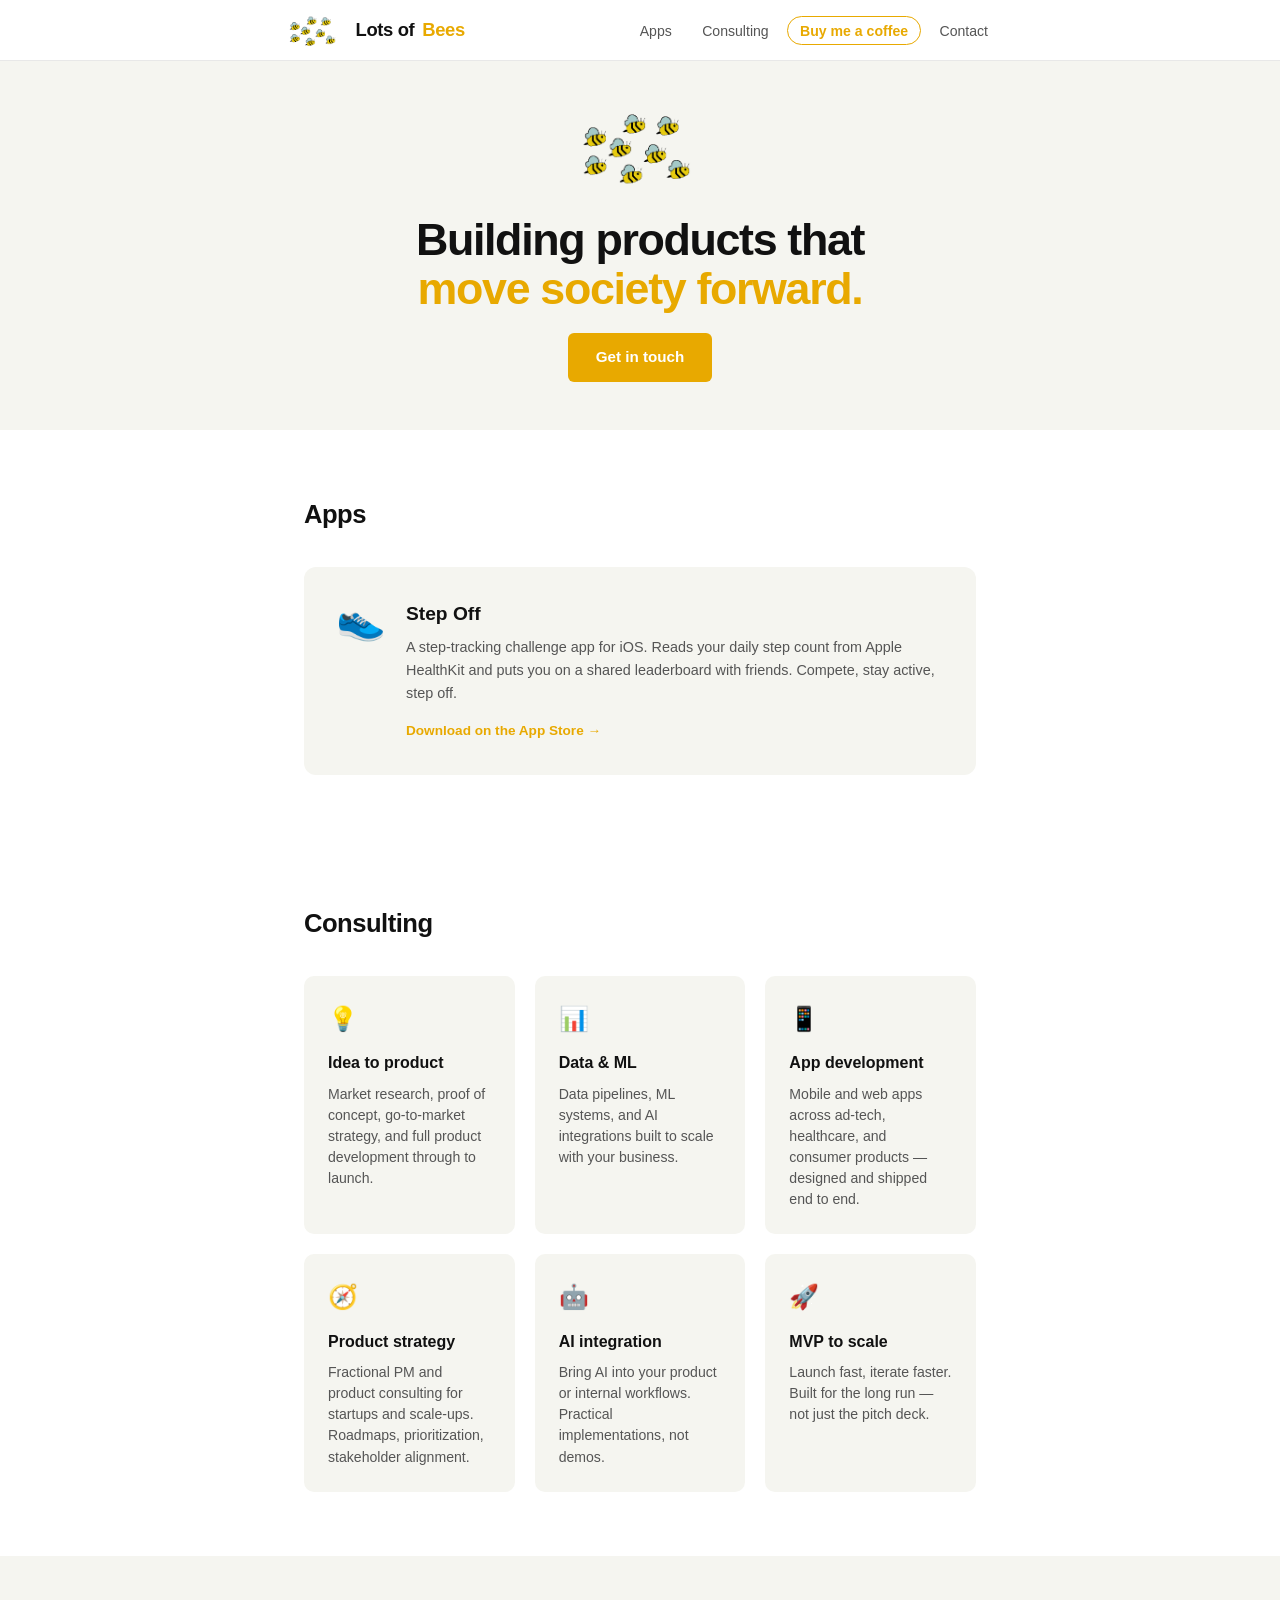
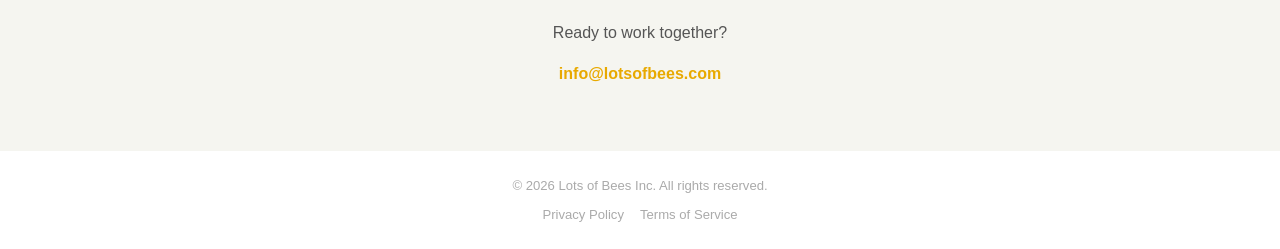
<file: index.html>
<!DOCTYPE html>
<html lang="en">
<head>
  <meta charset="UTF-8">
  <meta name="viewport" content="width=device-width, initial-scale=1.0">
  <title>Lots of Bees — Product, Data & Engineering</title>
  <meta name="description" content="Independent consulting and software products. Specializing in data, AI, and fullstack engineering.">
  <link rel="stylesheet" href="style.css?v=7">
  <link rel="icon" href="data:image/svg+xml,<svg xmlns='http://www.w3.org/2000/svg' viewBox='0 0 100 100'><text y='.9em' font-size='90'>🐝</text></svg>">
</head>
<body>

<nav>
  <div class="nav-inner">
    <a href="index.html" class="nav-logo"><img src="logo.png" alt="Lots of Bees">Lots of <span>Bees</span></a>
    <ul class="nav-links">
      <li><a href="#apps">Apps</a></li>
      <li><a href="#consulting">Consulting</a></li>
      <li><a href="support.html" class="nav-cta">Buy me a coffee</a></li>
      <li><a href="mailto:info@lotsofbees.com">Contact</a></li>
    </ul>
  </div>
</nav>

<div class="hero">
  <img src="logo.png" alt="Lots of Bees logo" class="hero-logo">
  <h1>Building products that<br><span>move society forward.</span></h1>
  <a href="mailto:info@lotsofbees.com" class="btn">Get in touch</a>
</div>

<section id="apps" class="apps-section">
  <h2>Apps</h2>
  <div class="app-card">
    <div class="app-info">
      <div class="app-icon">👟</div>
      <div>
        <h3>Step Off</h3>
        <p>A step-tracking challenge app for iOS. Reads your daily step count from Apple HealthKit and puts you on a shared leaderboard with friends. Compete, stay active, step off.</p>
        <a href="https://apps.apple.com" class="app-badge" target="_blank" rel="noopener">Download on the App Store →</a>
      </div>
    </div>
  </div>
</section>

<section id="consulting">
  <h2>Consulting</h2>
  <div class="services-grid">
    <div class="service-card">
      <div class="icon">💡</div>
      <h3>Idea to product</h3>
      <p>Market research, proof of concept, go-to-market strategy, and full product development through to launch.</p>
    </div>
    <div class="service-card">
      <div class="icon">📊</div>
      <h3>Data & ML</h3>
      <p>Data pipelines, ML systems, and AI integrations built to scale with your business.</p>
    </div>
    <div class="service-card">
      <div class="icon">📱</div>
      <h3>App development</h3>
      <p>Mobile and web apps across ad-tech, healthcare, and consumer products — designed and shipped end to end.</p>
    </div>
    <div class="service-card">
      <div class="icon">🧭</div>
      <h3>Product strategy</h3>
      <p>Fractional PM and product consulting for startups and scale-ups. Roadmaps, prioritization, stakeholder alignment.</p>
    </div>
    <div class="service-card">
      <div class="icon">🤖</div>
      <h3>AI integration</h3>
      <p>Bring AI into your product or internal workflows. Practical implementations, not demos.</p>
    </div>
    <div class="service-card">
      <div class="icon">🚀</div>
      <h3>MVP to scale</h3>
      <p>Launch fast, iterate faster. Built for the long run — not just the pitch deck.</p>
    </div>
  </div>
</section>

<div class="contact-section">
  <p>Ready to work together?</p>
  <a href="mailto:info@lotsofbees.com">info@lotsofbees.com</a>
</div>

<footer>
  <div>© 2026 Lots of Bees Inc. All rights reserved.</div>
  <nav>
    <a href="privacy-policy.html">Privacy Policy</a>
    <a href="terms.html">Terms of Service</a>
  </nav>
</footer>

</body>
</html>
</file>
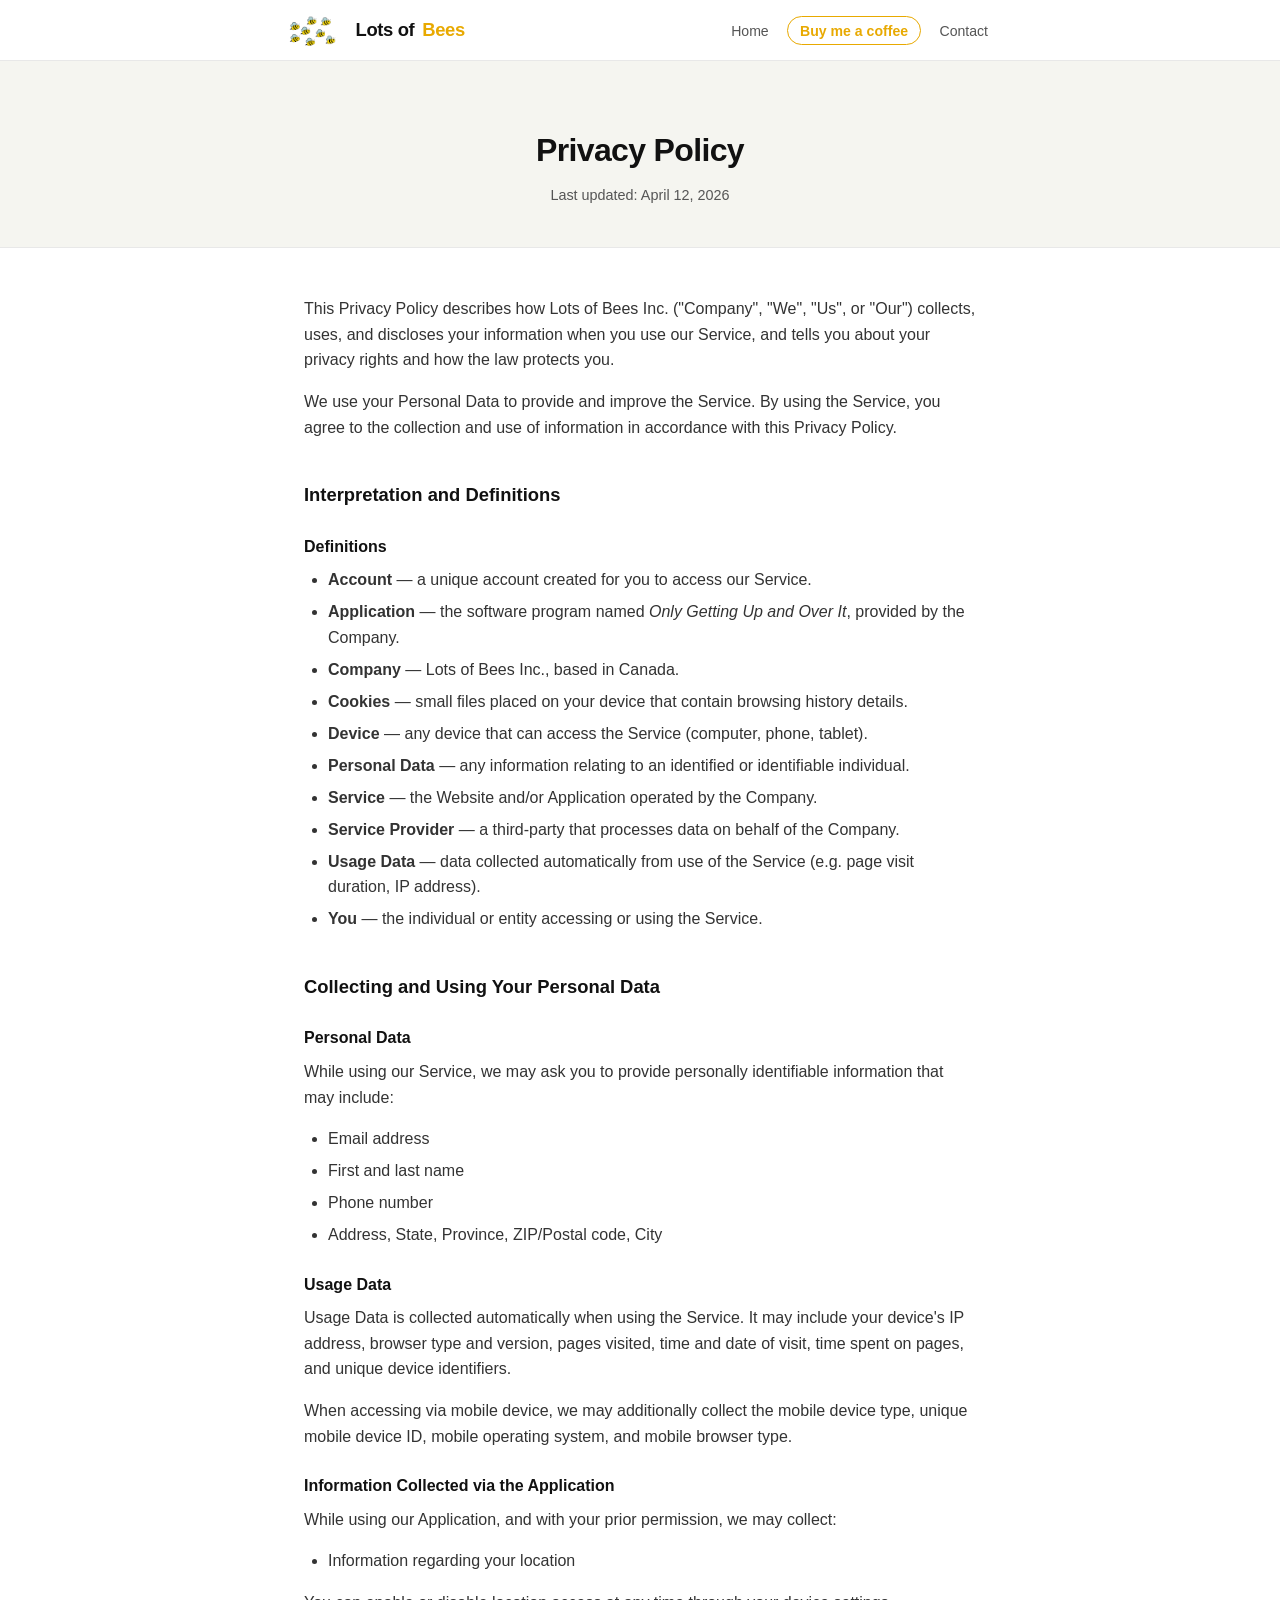
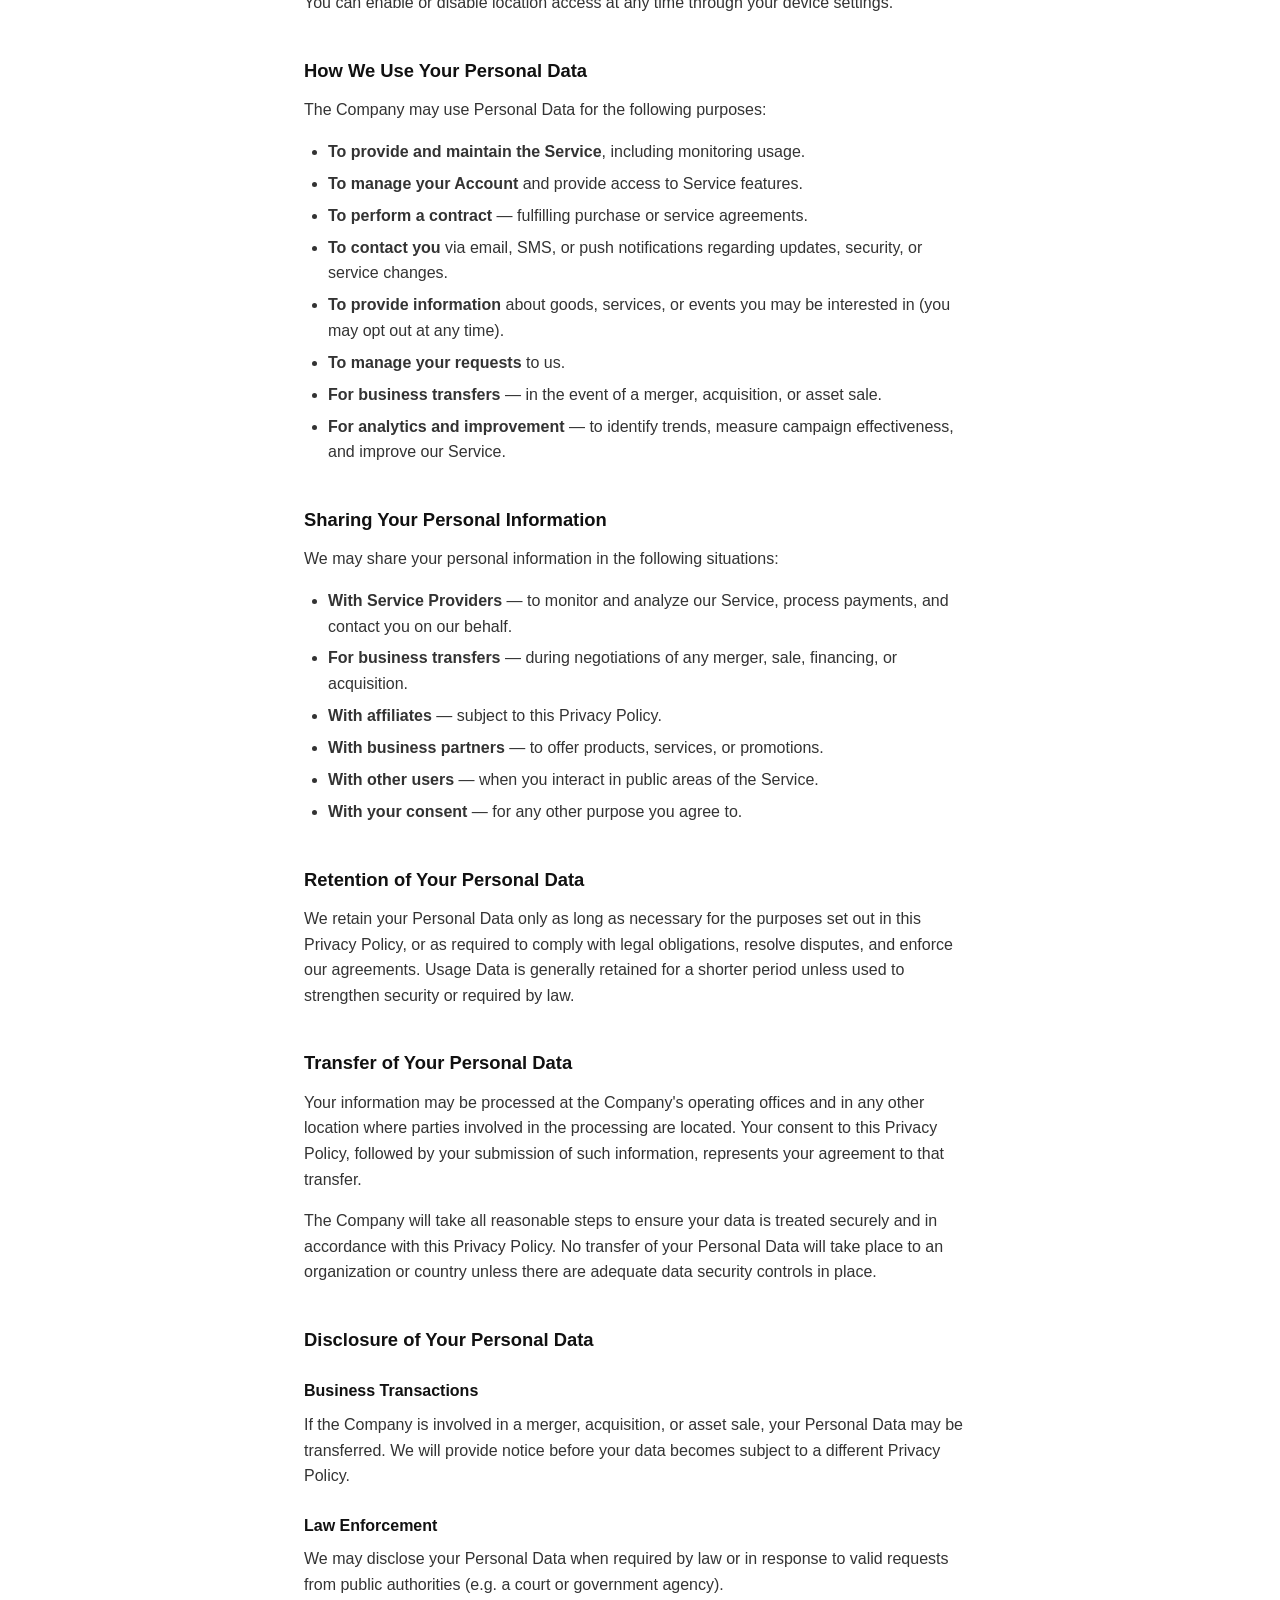
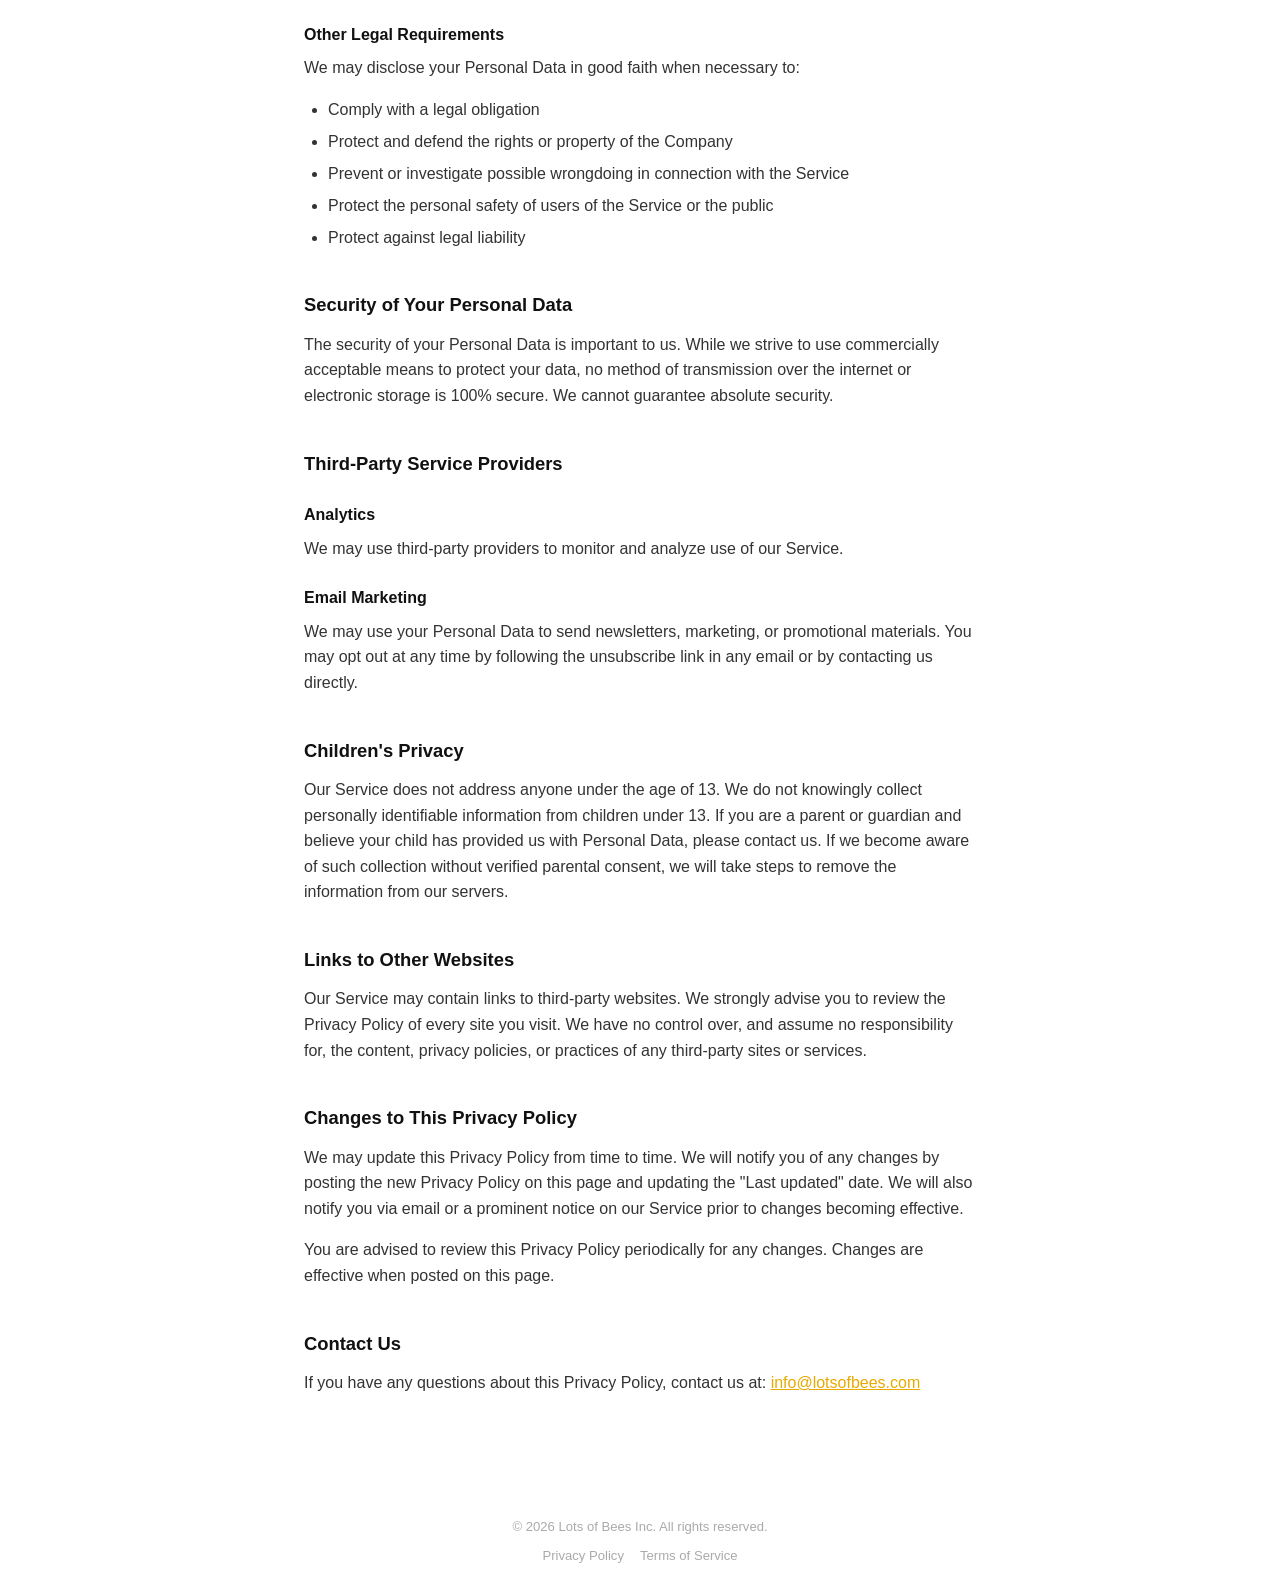
<file: privacy-policy.html>
<!DOCTYPE html>
<html lang="en">
<head>
  <meta charset="UTF-8">
  <meta name="viewport" content="width=device-width, initial-scale=1.0">
  <title>Privacy Policy — Lots of Bees</title>
  <link rel="stylesheet" href="style.css?v=7">
  <link rel="icon" href="data:image/svg+xml,<svg xmlns='http://www.w3.org/2000/svg' viewBox='0 0 100 100'><text y='.9em' font-size='90'>🐝</text></svg>">
</head>
<body>

<nav>
  <div class="nav-inner">
    <a href="index.html" class="nav-logo"><img src="logo.png" alt="Lots of Bees">Lots of <span>Bees</span></a>
    <ul class="nav-links">
      <li><a href="index.html">Home</a></li>
      <li><a href="support.html" class="nav-cta">Buy me a coffee</a></li>
      <li><a href="mailto:info@lotsofbees.com">Contact</a></li>
    </ul>
  </div>
</nav>

<div class="legal-hero">
  <h1>Privacy Policy</h1>
  <p class="meta">Last updated: April 12, 2026</p>
</div>

<div class="legal-body">

  <p>This Privacy Policy describes how Lots of Bees Inc. ("Company", "We", "Us", or "Our") collects, uses, and discloses your information when you use our Service, and tells you about your privacy rights and how the law protects you.</p>
  <p>We use your Personal Data to provide and improve the Service. By using the Service, you agree to the collection and use of information in accordance with this Privacy Policy.</p>

  <h2>Interpretation and Definitions</h2>

  <h3>Definitions</h3>
  <ul>
    <li><strong>Account</strong> — a unique account created for you to access our Service.</li>
    <li><strong>Application</strong> — the software program named <em>Only Getting Up and Over It</em>, provided by the Company.</li>
    <li><strong>Company</strong> — Lots of Bees Inc., based in Canada.</li>
    <li><strong>Cookies</strong> — small files placed on your device that contain browsing history details.</li>
    <li><strong>Device</strong> — any device that can access the Service (computer, phone, tablet).</li>
    <li><strong>Personal Data</strong> — any information relating to an identified or identifiable individual.</li>
    <li><strong>Service</strong> — the Website and/or Application operated by the Company.</li>
    <li><strong>Service Provider</strong> — a third-party that processes data on behalf of the Company.</li>
    <li><strong>Usage Data</strong> — data collected automatically from use of the Service (e.g. page visit duration, IP address).</li>
    <li><strong>You</strong> — the individual or entity accessing or using the Service.</li>
  </ul>

  <h2>Collecting and Using Your Personal Data</h2>

  <h3>Personal Data</h3>
  <p>While using our Service, we may ask you to provide personally identifiable information that may include:</p>
  <ul>
    <li>Email address</li>
    <li>First and last name</li>
    <li>Phone number</li>
    <li>Address, State, Province, ZIP/Postal code, City</li>
  </ul>

  <h3>Usage Data</h3>
  <p>Usage Data is collected automatically when using the Service. It may include your device's IP address, browser type and version, pages visited, time and date of visit, time spent on pages, and unique device identifiers.</p>
  <p>When accessing via mobile device, we may additionally collect the mobile device type, unique mobile device ID, mobile operating system, and mobile browser type.</p>

  <h3>Information Collected via the Application</h3>
  <p>While using our Application, and with your prior permission, we may collect:</p>
  <ul>
    <li>Information regarding your location</li>
  </ul>
  <p>You can enable or disable location access at any time through your device settings.</p>

  <h2>How We Use Your Personal Data</h2>
  <p>The Company may use Personal Data for the following purposes:</p>
  <ul>
    <li><strong>To provide and maintain the Service</strong>, including monitoring usage.</li>
    <li><strong>To manage your Account</strong> and provide access to Service features.</li>
    <li><strong>To perform a contract</strong> — fulfilling purchase or service agreements.</li>
    <li><strong>To contact you</strong> via email, SMS, or push notifications regarding updates, security, or service changes.</li>
    <li><strong>To provide information</strong> about goods, services, or events you may be interested in (you may opt out at any time).</li>
    <li><strong>To manage your requests</strong> to us.</li>
    <li><strong>For business transfers</strong> — in the event of a merger, acquisition, or asset sale.</li>
    <li><strong>For analytics and improvement</strong> — to identify trends, measure campaign effectiveness, and improve our Service.</li>
  </ul>

  <h2>Sharing Your Personal Information</h2>
  <p>We may share your personal information in the following situations:</p>
  <ul>
    <li><strong>With Service Providers</strong> — to monitor and analyze our Service, process payments, and contact you on our behalf.</li>
    <li><strong>For business transfers</strong> — during negotiations of any merger, sale, financing, or acquisition.</li>
    <li><strong>With affiliates</strong> — subject to this Privacy Policy.</li>
    <li><strong>With business partners</strong> — to offer products, services, or promotions.</li>
    <li><strong>With other users</strong> — when you interact in public areas of the Service.</li>
    <li><strong>With your consent</strong> — for any other purpose you agree to.</li>
  </ul>

  <h2>Retention of Your Personal Data</h2>
  <p>We retain your Personal Data only as long as necessary for the purposes set out in this Privacy Policy, or as required to comply with legal obligations, resolve disputes, and enforce our agreements. Usage Data is generally retained for a shorter period unless used to strengthen security or required by law.</p>

  <h2>Transfer of Your Personal Data</h2>
  <p>Your information may be processed at the Company's operating offices and in any other location where parties involved in the processing are located. Your consent to this Privacy Policy, followed by your submission of such information, represents your agreement to that transfer.</p>
  <p>The Company will take all reasonable steps to ensure your data is treated securely and in accordance with this Privacy Policy. No transfer of your Personal Data will take place to an organization or country unless there are adequate data security controls in place.</p>

  <h2>Disclosure of Your Personal Data</h2>

  <h3>Business Transactions</h3>
  <p>If the Company is involved in a merger, acquisition, or asset sale, your Personal Data may be transferred. We will provide notice before your data becomes subject to a different Privacy Policy.</p>

  <h3>Law Enforcement</h3>
  <p>We may disclose your Personal Data when required by law or in response to valid requests from public authorities (e.g. a court or government agency).</p>

  <h3>Other Legal Requirements</h3>
  <p>We may disclose your Personal Data in good faith when necessary to:</p>
  <ul>
    <li>Comply with a legal obligation</li>
    <li>Protect and defend the rights or property of the Company</li>
    <li>Prevent or investigate possible wrongdoing in connection with the Service</li>
    <li>Protect the personal safety of users of the Service or the public</li>
    <li>Protect against legal liability</li>
  </ul>

  <h2>Security of Your Personal Data</h2>
  <p>The security of your Personal Data is important to us. While we strive to use commercially acceptable means to protect your data, no method of transmission over the internet or electronic storage is 100% secure. We cannot guarantee absolute security.</p>

  <h2>Third-Party Service Providers</h2>

  <h3>Analytics</h3>
  <p>We may use third-party providers to monitor and analyze use of our Service.</p>

  <h3>Email Marketing</h3>
  <p>We may use your Personal Data to send newsletters, marketing, or promotional materials. You may opt out at any time by following the unsubscribe link in any email or by contacting us directly.</p>

  <h2>Children's Privacy</h2>
  <p>Our Service does not address anyone under the age of 13. We do not knowingly collect personally identifiable information from children under 13. If you are a parent or guardian and believe your child has provided us with Personal Data, please contact us. If we become aware of such collection without verified parental consent, we will take steps to remove the information from our servers.</p>

  <h2>Links to Other Websites</h2>
  <p>Our Service may contain links to third-party websites. We strongly advise you to review the Privacy Policy of every site you visit. We have no control over, and assume no responsibility for, the content, privacy policies, or practices of any third-party sites or services.</p>

  <h2>Changes to This Privacy Policy</h2>
  <p>We may update this Privacy Policy from time to time. We will notify you of any changes by posting the new Privacy Policy on this page and updating the "Last updated" date. We will also notify you via email or a prominent notice on our Service prior to changes becoming effective.</p>
  <p>You are advised to review this Privacy Policy periodically for any changes. Changes are effective when posted on this page.</p>

  <h2>Contact Us</h2>
  <p>If you have any questions about this Privacy Policy, contact us at: <a href="mailto:info@lotsofbees.com">info@lotsofbees.com</a></p>

</div>

<footer>
  <div>© 2026 Lots of Bees Inc. All rights reserved.</div>
  <nav>
    <a href="privacy-policy.html">Privacy Policy</a>
    <a href="terms.html">Terms of Service</a>
  </nav>
</footer>

</body>
</html>
</file>
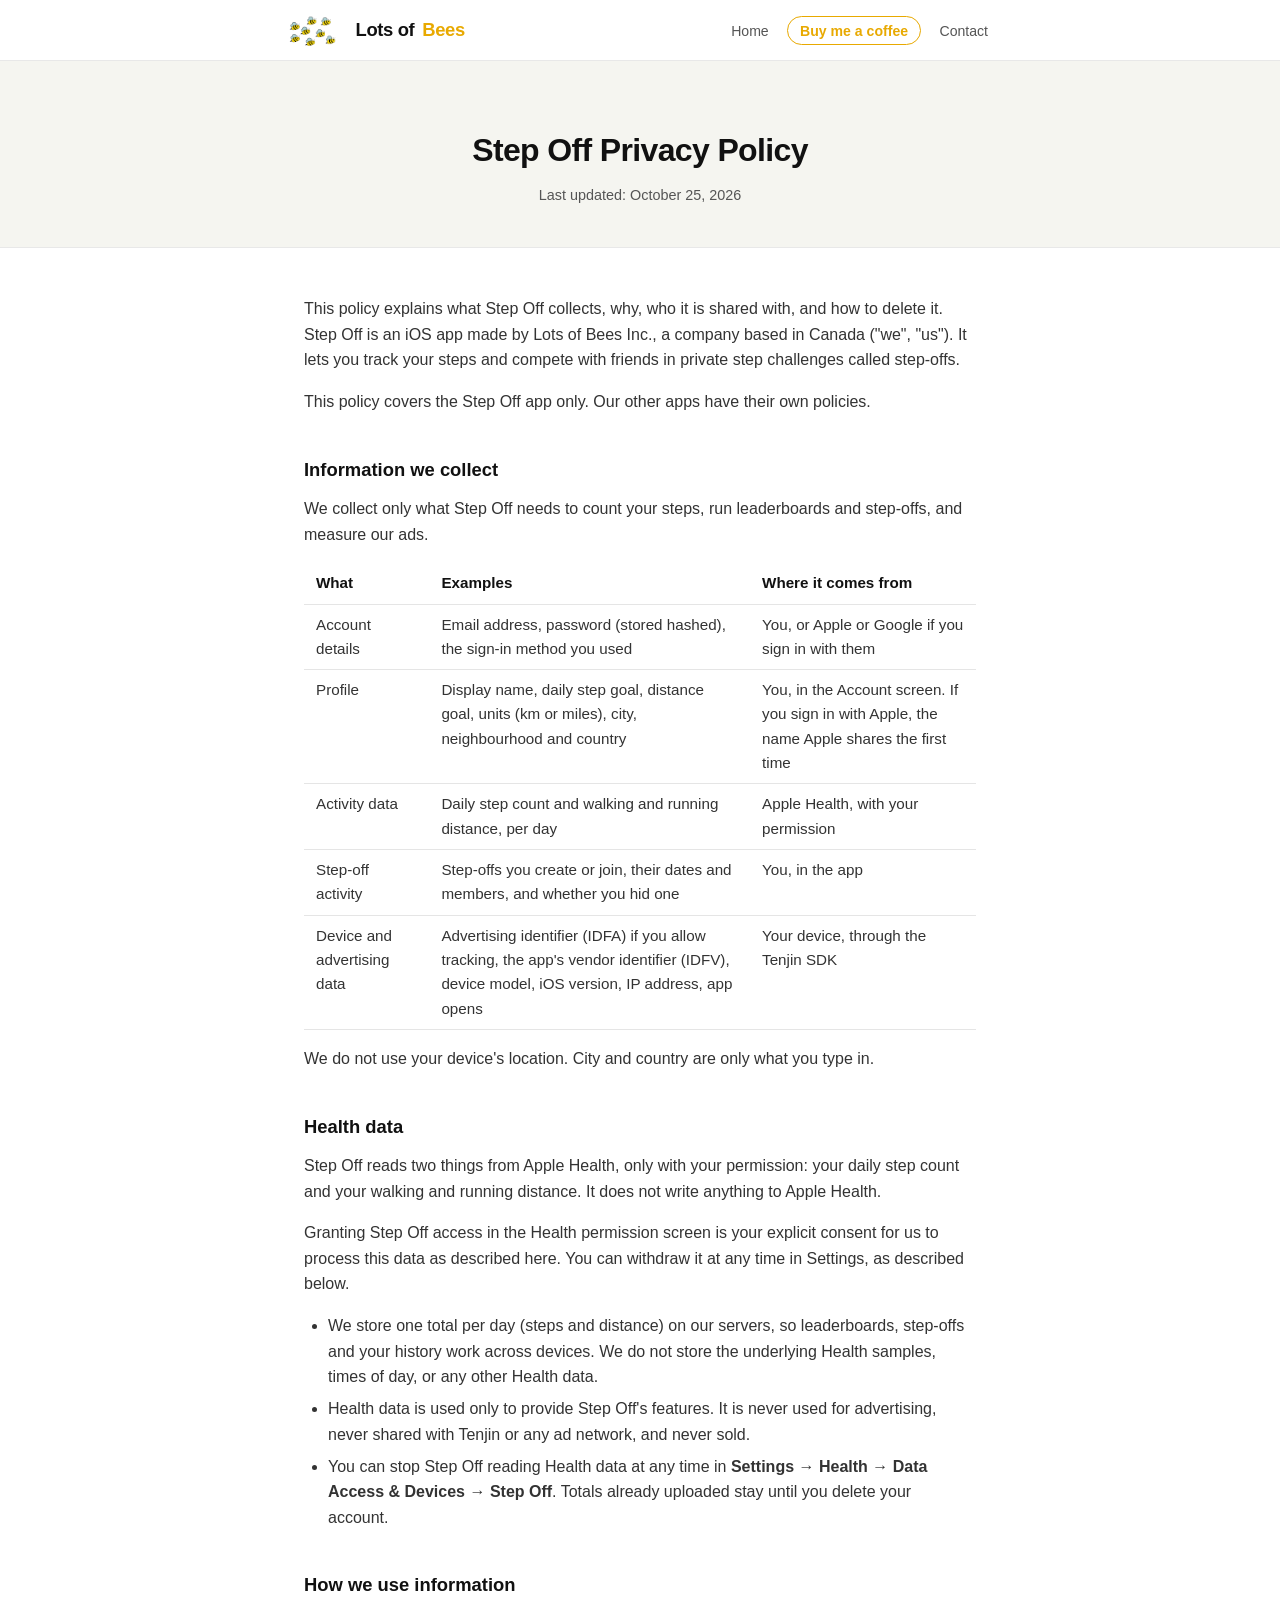
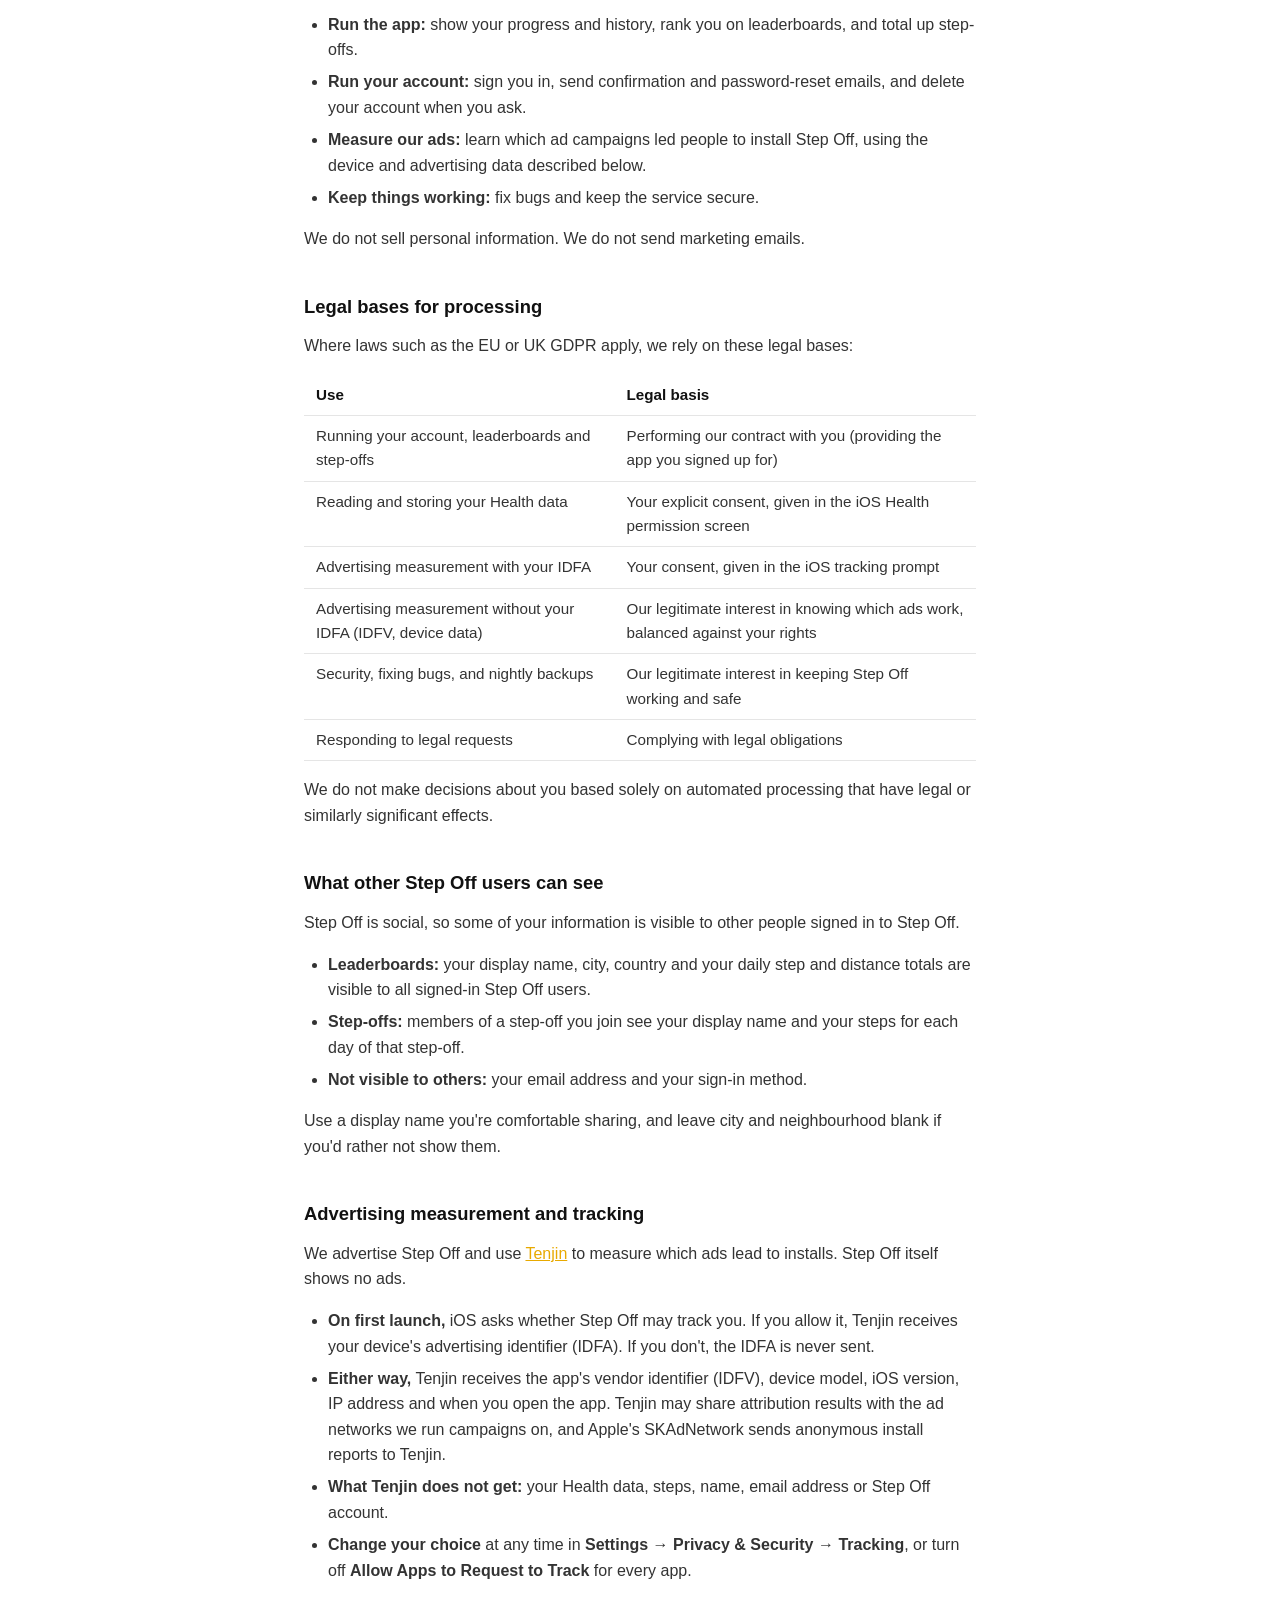
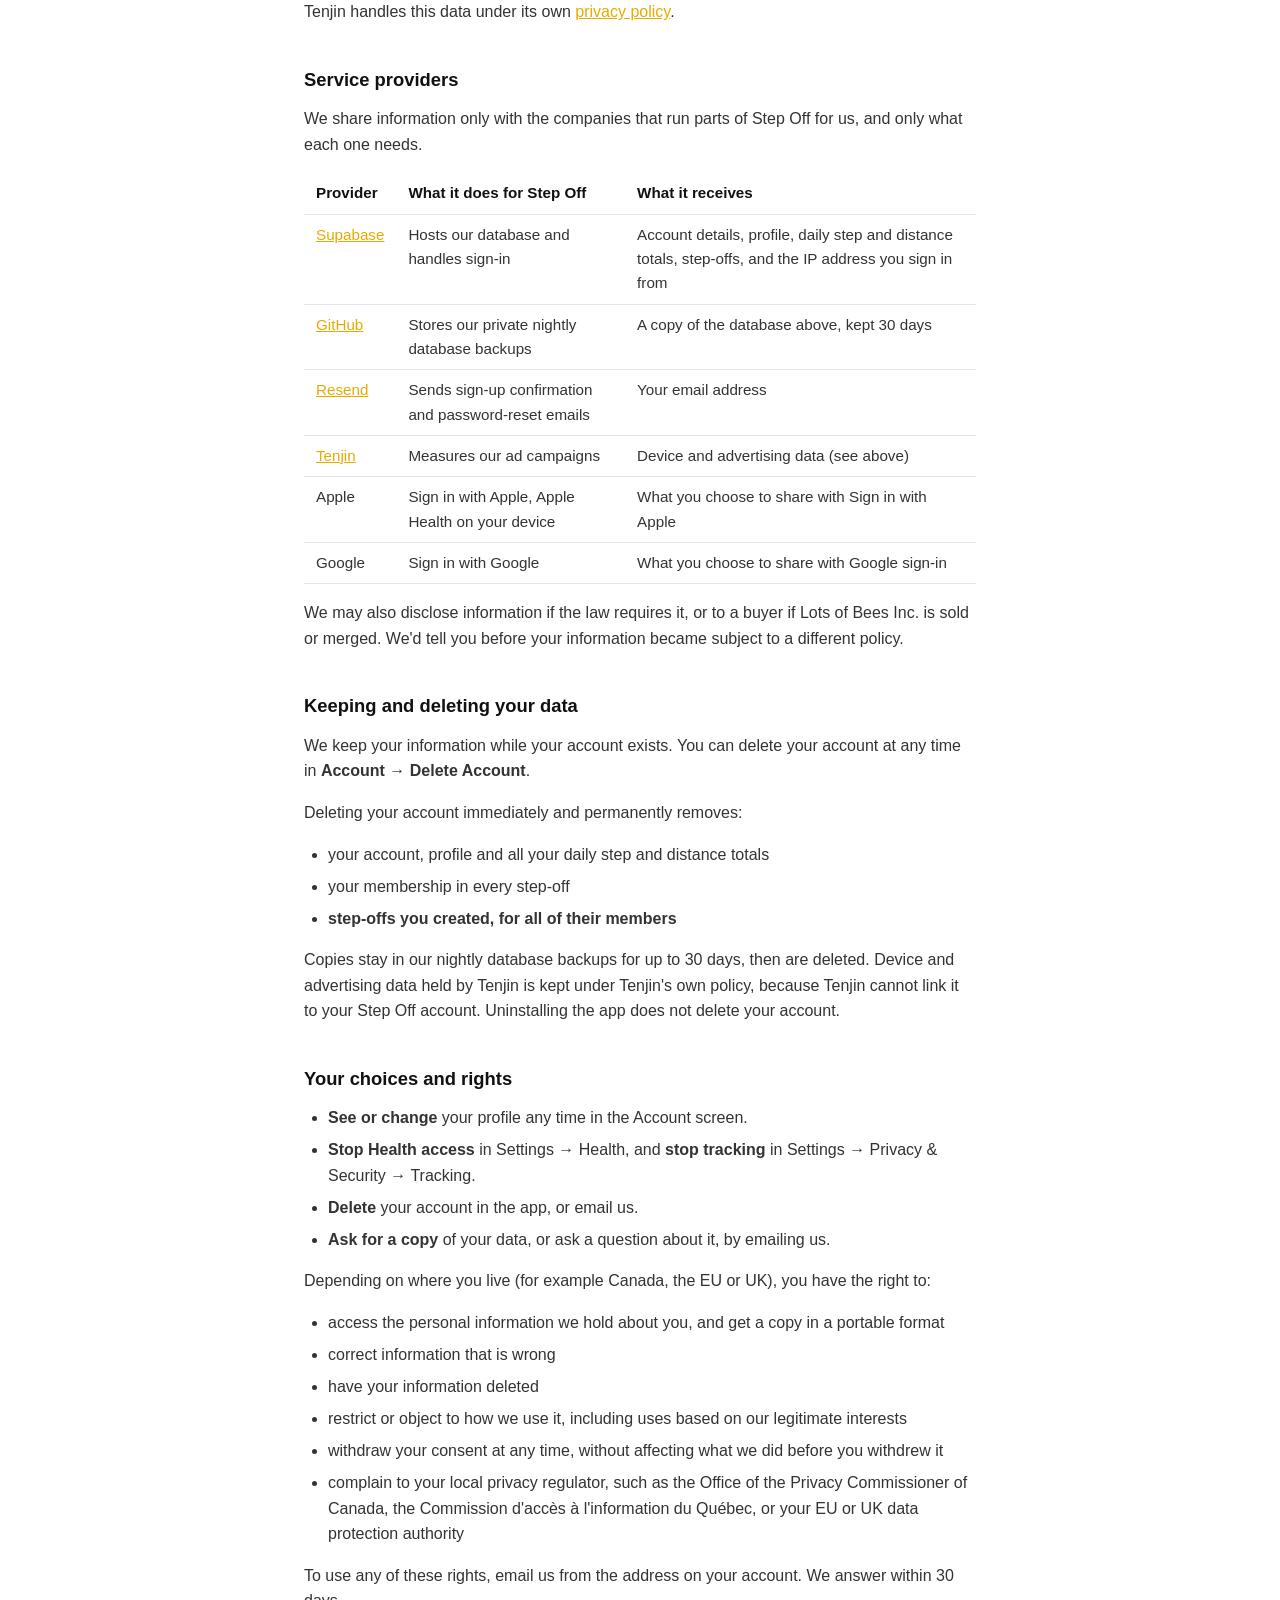
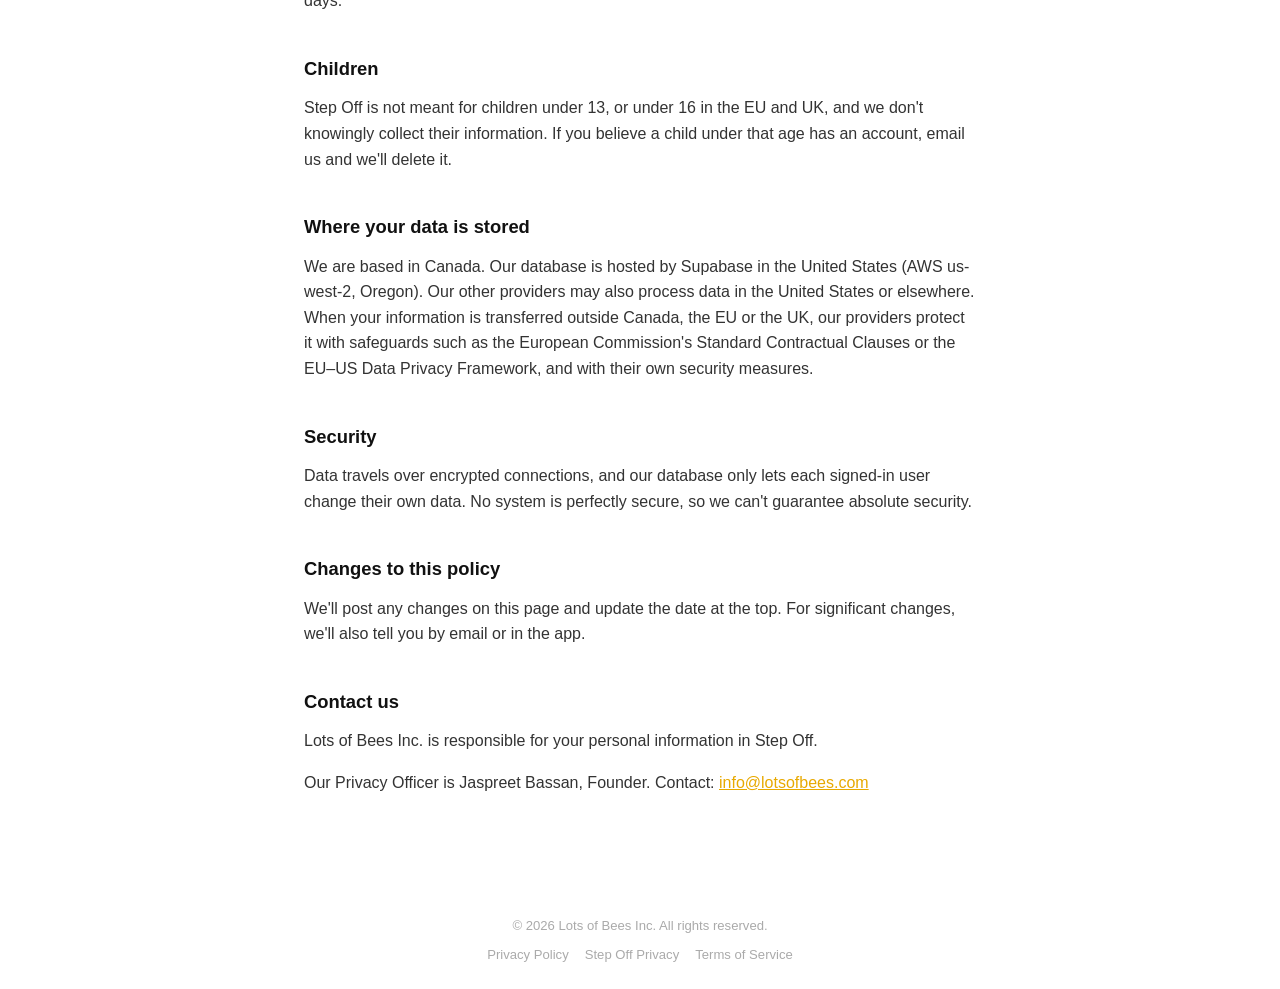
<file: step-off-privacy.html>
<!DOCTYPE html>
<html lang="en">
<head>
  <meta charset="UTF-8">
  <meta name="viewport" content="width=device-width, initial-scale=1.0">
  <title>Step Off Privacy Policy — Lots of Bees</title>
  <link rel="stylesheet" href="style.css?v=8">
  <link rel="icon" href="data:image/svg+xml,<svg xmlns='http://www.w3.org/2000/svg' viewBox='0 0 100 100'><text y='.9em' font-size='90'>🐝</text></svg>">
</head>
<body>

<nav>
  <div class="nav-inner">
    <a href="index.html" class="nav-logo"><img src="logo.png" alt="Lots of Bees">Lots of <span>Bees</span></a>
    <ul class="nav-links">
      <li><a href="index.html">Home</a></li>
      <li><a href="support.html" class="nav-cta">Buy me a coffee</a></li>
      <li><a href="mailto:info@lotsofbees.com">Contact</a></li>
    </ul>
  </div>
</nav>

<div class="legal-hero">
  <h1>Step Off Privacy Policy</h1>
  <p class="meta">Last updated: October 25, 2026</p>
</div>

<div class="legal-body">

  <p>This policy explains what Step Off collects, why, who it is shared with, and how to delete it. Step Off is an iOS app made by Lots of Bees Inc., a company based in Canada ("we", "us"). It lets you track your steps and compete with friends in private step challenges called step-offs.</p>
  <p>This policy covers the Step Off app only. Our other apps have their own policies.</p>

  <h2>Information we collect</h2>
  <p>We collect only what Step Off needs to count your steps, run leaderboards and step-offs, and measure our ads.</p>
  <div class="table-wrap">
  <table>
    <thead><tr><th>What</th><th>Examples</th><th>Where it comes from</th></tr></thead>
    <tbody>
      <tr><td>Account details</td><td>Email address, password (stored hashed), the sign-in method you used</td><td>You, or Apple or Google if you sign in with them</td></tr>
      <tr><td>Profile</td><td>Display name, daily step goal, distance goal, units (km or miles), city, neighbourhood and country</td><td>You, in the Account screen. If you sign in with Apple, the name Apple shares the first time</td></tr>
      <tr><td>Activity data</td><td>Daily step count and walking and running distance, per day</td><td>Apple Health, with your permission</td></tr>
      <tr><td>Step-off activity</td><td>Step-offs you create or join, their dates and members, and whether you hid one</td><td>You, in the app</td></tr>
      <tr><td>Device and advertising data</td><td>Advertising identifier (IDFA) if you allow tracking, the app's vendor identifier (IDFV), device model, iOS version, IP address, app opens</td><td>Your device, through the Tenjin SDK</td></tr>
    </tbody>
  </table>
  </div>
  <p>We do not use your device's location. City and country are only what you type in.</p>

  <h2>Health data</h2>
  <p>Step Off reads two things from Apple Health, only with your permission: your daily step count and your walking and running distance. It does not write anything to Apple Health.</p>
  <p>Granting Step Off access in the Health permission screen is your explicit consent for us to process this data as described here. You can withdraw it at any time in Settings, as described below.</p>
  <ul>
    <li>We store one total per day (steps and distance) on our servers, so leaderboards, step-offs and your history work across devices. We do not store the underlying Health samples, times of day, or any other Health data.</li>
    <li>Health data is used only to provide Step Off's features. It is never used for advertising, never shared with Tenjin or any ad network, and never sold.</li>
    <li>You can stop Step Off reading Health data at any time in <strong>Settings → Health → Data Access &amp; Devices → Step Off</strong>. Totals already uploaded stay until you delete your account.</li>
  </ul>

  <h2>How we use information</h2>
  <ul>
    <li><strong>Run the app:</strong> show your progress and history, rank you on leaderboards, and total up step-offs.</li>
    <li><strong>Run your account:</strong> sign you in, send confirmation and password-reset emails, and delete your account when you ask.</li>
    <li><strong>Measure our ads:</strong> learn which ad campaigns led people to install Step Off, using the device and advertising data described below.</li>
    <li><strong>Keep things working:</strong> fix bugs and keep the service secure.</li>
  </ul>
  <p>We do not sell personal information. We do not send marketing emails.</p>

  <h2>Legal bases for processing</h2>
  <p>Where laws such as the EU or UK GDPR apply, we rely on these legal bases:</p>
  <div class="table-wrap">
  <table>
    <thead><tr><th>Use</th><th>Legal basis</th></tr></thead>
    <tbody>
      <tr><td>Running your account, leaderboards and step-offs</td><td>Performing our contract with you (providing the app you signed up for)</td></tr>
      <tr><td>Reading and storing your Health data</td><td>Your explicit consent, given in the iOS Health permission screen</td></tr>
      <tr><td>Advertising measurement with your IDFA</td><td>Your consent, given in the iOS tracking prompt</td></tr>
      <tr><td>Advertising measurement without your IDFA (IDFV, device data)</td><td>Our legitimate interest in knowing which ads work, balanced against your rights</td></tr>
      <tr><td>Security, fixing bugs, and nightly backups</td><td>Our legitimate interest in keeping Step Off working and safe</td></tr>
      <tr><td>Responding to legal requests</td><td>Complying with legal obligations</td></tr>
    </tbody>
  </table>
  </div>
  <p>We do not make decisions about you based solely on automated processing that have legal or similarly significant effects.</p>

  <h2>What other Step Off users can see</h2>
  <p>Step Off is social, so some of your information is visible to other people signed in to Step Off.</p>
  <ul>
    <li><strong>Leaderboards:</strong> your display name, city, country and your daily step and distance totals are visible to all signed-in Step Off users.</li>
    <li><strong>Step-offs:</strong> members of a step-off you join see your display name and your steps for each day of that step-off.</li>
    <li><strong>Not visible to others:</strong> your email address and your sign-in method.</li>
  </ul>
  <p>Use a display name you're comfortable sharing, and leave city and neighbourhood blank if you'd rather not show them.</p>

  <h2>Advertising measurement and tracking</h2>
  <p>We advertise Step Off and use <a href="https://www.tenjin.com" target="_blank" rel="noopener">Tenjin</a> to measure which ads lead to installs. Step Off itself shows no ads.</p>
  <ul>
    <li><strong>On first launch,</strong> iOS asks whether Step Off may track you. If you allow it, Tenjin receives your device's advertising identifier (IDFA). If you don't, the IDFA is never sent.</li>
    <li><strong>Either way,</strong> Tenjin receives the app's vendor identifier (IDFV), device model, iOS version, IP address and when you open the app. Tenjin may share attribution results with the ad networks we run campaigns on, and Apple's SKAdNetwork sends anonymous install reports to Tenjin.</li>
    <li><strong>What Tenjin does not get:</strong> your Health data, steps, name, email address or Step Off account.</li>
    <li><strong>Change your choice</strong> at any time in <strong>Settings → Privacy &amp; Security → Tracking</strong>, or turn off <strong>Allow Apps to Request to Track</strong> for every app.</li>
  </ul>
  <p>Tenjin handles this data under its own <a href="https://www.tenjin.com/privacy/" target="_blank" rel="noopener">privacy policy</a>.</p>

  <h2>Service providers</h2>
  <p>We share information only with the companies that run parts of Step Off for us, and only what each one needs.</p>
  <div class="table-wrap">
  <table>
    <thead><tr><th>Provider</th><th>What it does for Step Off</th><th>What it receives</th></tr></thead>
    <tbody>
      <tr><td><a href="https://supabase.com/privacy" target="_blank" rel="noopener">Supabase</a></td><td>Hosts our database and handles sign-in</td><td>Account details, profile, daily step and distance totals, step-offs, and the IP address you sign in from</td></tr>
      <tr><td><a href="https://docs.github.com/en/site-policy/privacy-policies/github-general-privacy-statement" target="_blank" rel="noopener">GitHub</a></td><td>Stores our private nightly database backups</td><td>A copy of the database above, kept 30 days</td></tr>
      <tr><td><a href="https://resend.com/legal/privacy-policy" target="_blank" rel="noopener">Resend</a></td><td>Sends sign-up confirmation and password-reset emails</td><td>Your email address</td></tr>
      <tr><td><a href="https://www.tenjin.com/privacy/" target="_blank" rel="noopener">Tenjin</a></td><td>Measures our ad campaigns</td><td>Device and advertising data (see above)</td></tr>
      <tr><td>Apple</td><td>Sign in with Apple, Apple Health on your device</td><td>What you choose to share with Sign in with Apple</td></tr>
      <tr><td>Google</td><td>Sign in with Google</td><td>What you choose to share with Google sign-in</td></tr>
    </tbody>
  </table>
  </div>
  <p>We may also disclose information if the law requires it, or to a buyer if Lots of Bees Inc. is sold or merged. We'd tell you before your information became subject to a different policy.</p>

  <h2>Keeping and deleting your data</h2>
  <p>We keep your information while your account exists. You can delete your account at any time in <strong>Account → Delete Account</strong>.</p>
  <p>Deleting your account immediately and permanently removes:</p>
  <ul>
    <li>your account, profile and all your daily step and distance totals</li>
    <li>your membership in every step-off</li>
    <li><strong>step-offs you created, for all of their members</strong></li>
  </ul>
  <p>Copies stay in our nightly database backups for up to 30 days, then are deleted. Device and advertising data held by Tenjin is kept under Tenjin's own policy, because Tenjin cannot link it to your Step Off account. Uninstalling the app does not delete your account.</p>

  <h2>Your choices and rights</h2>
  <ul>
    <li><strong>See or change</strong> your profile any time in the Account screen.</li>
    <li><strong>Stop Health access</strong> in Settings → Health, and <strong>stop tracking</strong> in Settings → Privacy &amp; Security → Tracking.</li>
    <li><strong>Delete</strong> your account in the app, or email us.</li>
    <li><strong>Ask for a copy</strong> of your data, or ask a question about it, by emailing us.</li>
  </ul>
  <p>Depending on where you live (for example Canada, the EU or UK), you have the right to:</p>
  <ul>
    <li>access the personal information we hold about you, and get a copy in a portable format</li>
    <li>correct information that is wrong</li>
    <li>have your information deleted</li>
    <li>restrict or object to how we use it, including uses based on our legitimate interests</li>
    <li>withdraw your consent at any time, without affecting what we did before you withdrew it</li>
    <li>complain to your local privacy regulator, such as the Office of the Privacy Commissioner of Canada, the Commission d'accès à l'information du Québec, or your EU or UK data protection authority</li>
  </ul>
  <p>To use any of these rights, email us from the address on your account. We answer within 30 days.</p>

  <h2>Children</h2>
  <p>Step Off is not meant for children under 13, or under 16 in the EU and UK, and we don't knowingly collect their information. If you believe a child under that age has an account, email us and we'll delete it.</p>

  <h2>Where your data is stored</h2>
  <p>We are based in Canada. Our database is hosted by Supabase in the United States (AWS us-west-2, Oregon). Our other providers may also process data in the United States or elsewhere. When your information is transferred outside Canada, the EU or the UK, our providers protect it with safeguards such as the European Commission's Standard Contractual Clauses or the EU–US Data Privacy Framework, and with their own security measures.</p>

  <h2>Security</h2>
  <p>Data travels over encrypted connections, and our database only lets each signed-in user change their own data. No system is perfectly secure, so we can't guarantee absolute security.</p>

  <h2>Changes to this policy</h2>
  <p>We'll post any changes on this page and update the date at the top. For significant changes, we'll also tell you by email or in the app.</p>

  <h2>Contact us</h2>
  <p>Lots of Bees Inc. is responsible for your personal information in Step Off.</p>
  <p>Our Privacy Officer is Jaspreet Bassan, Founder. Contact: <a href="mailto:info@lotsofbees.com">info@lotsofbees.com</a></p>

</div>

<footer>
  <div>© 2026 Lots of Bees Inc. All rights reserved.</div>
  <nav>
    <a href="privacy-policy.html">Privacy Policy</a>
    <a href="step-off-privacy.html">Step Off Privacy</a>
    <a href="terms.html">Terms of Service</a>
  </nav>
</footer>

</body>
</html>
</file>
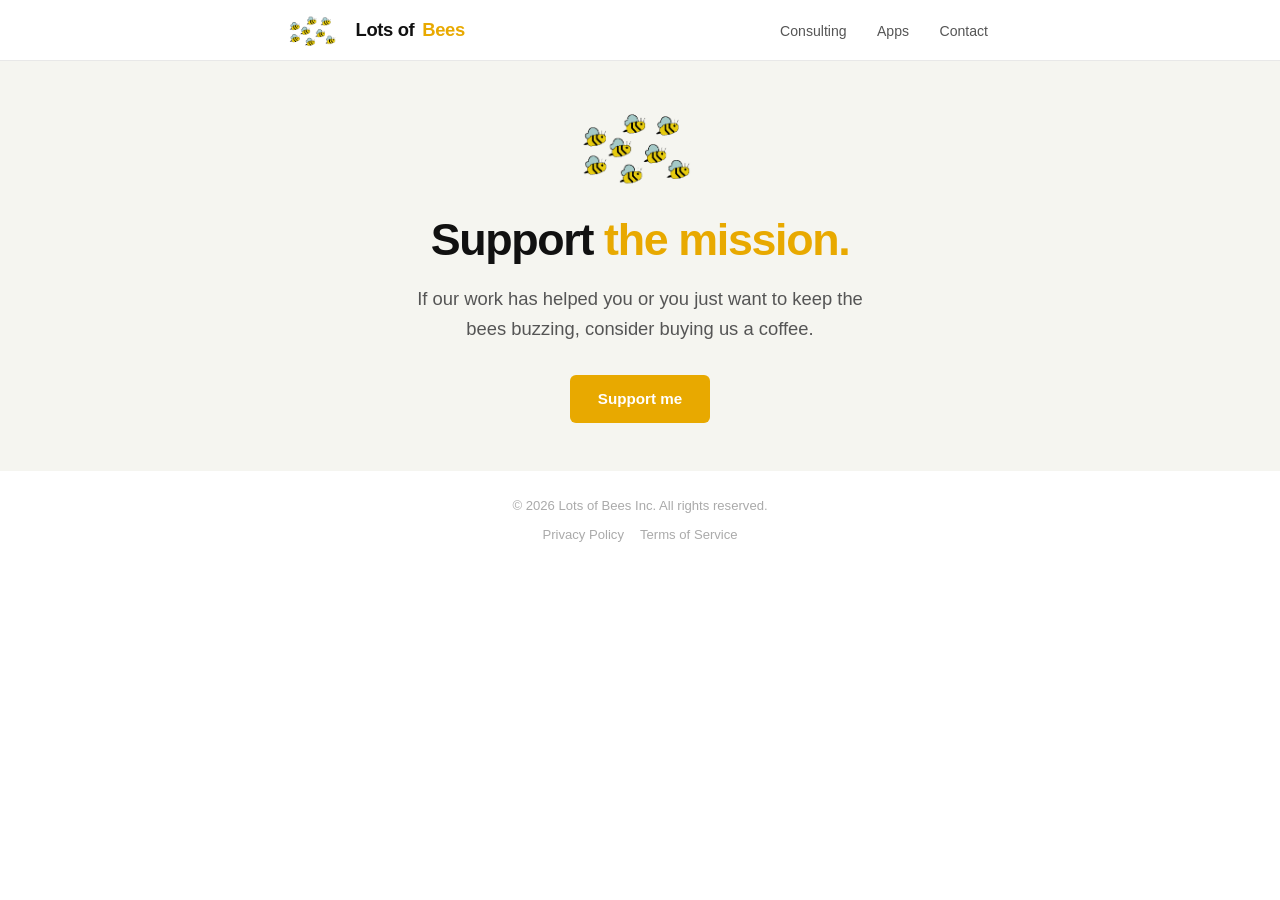
<file: support.html>
<!DOCTYPE html>
<html lang="en">
<head>
  <meta charset="UTF-8">
  <meta name="viewport" content="width=device-width, initial-scale=1.0">
  <title>Support — Lots of Bees</title>
  <link rel="stylesheet" href="style.css?v=7">
  <link rel="icon" href="data:image/svg+xml,<svg xmlns='http://www.w3.org/2000/svg' viewBox='0 0 100 100'><text y='.9em' font-size='90'>🐝</text></svg>">
</head>
<body>

<nav>
  <div class="nav-inner">
    <a href="index.html" class="nav-logo"><img src="logo.png" alt="Lots of Bees">Lots of <span>Bees</span></a>
    <ul class="nav-links">
      <li><a href="#consulting">Consulting</a></li>
      <li><a href="#apps">Apps</a></li>
      <li><a href="mailto:info@lotsofbees.com">Contact</a></li>
    </ul>
  </div>
</nav>

<div class="hero">
  <img src="logo.png" alt="Lots of Bees logo" class="hero-logo">
  <h1>Support <span>the mission.</span></h1>
  <p>If our work has helped you or you just want to keep the bees buzzing, consider buying us a coffee.</p>
  <a href="https://buymeacoffee.com/lotsofbees" class="btn" target="_blank" rel="noopener">Support me</a>
</div>

<footer>
  <div>© 2026 Lots of Bees Inc. All rights reserved.</div>
  <nav>
    <a href="privacy-policy.html">Privacy Policy</a>
    <a href="terms.html">Terms of Service</a>
  </nav>
</footer>

</body>
</html>
</file>
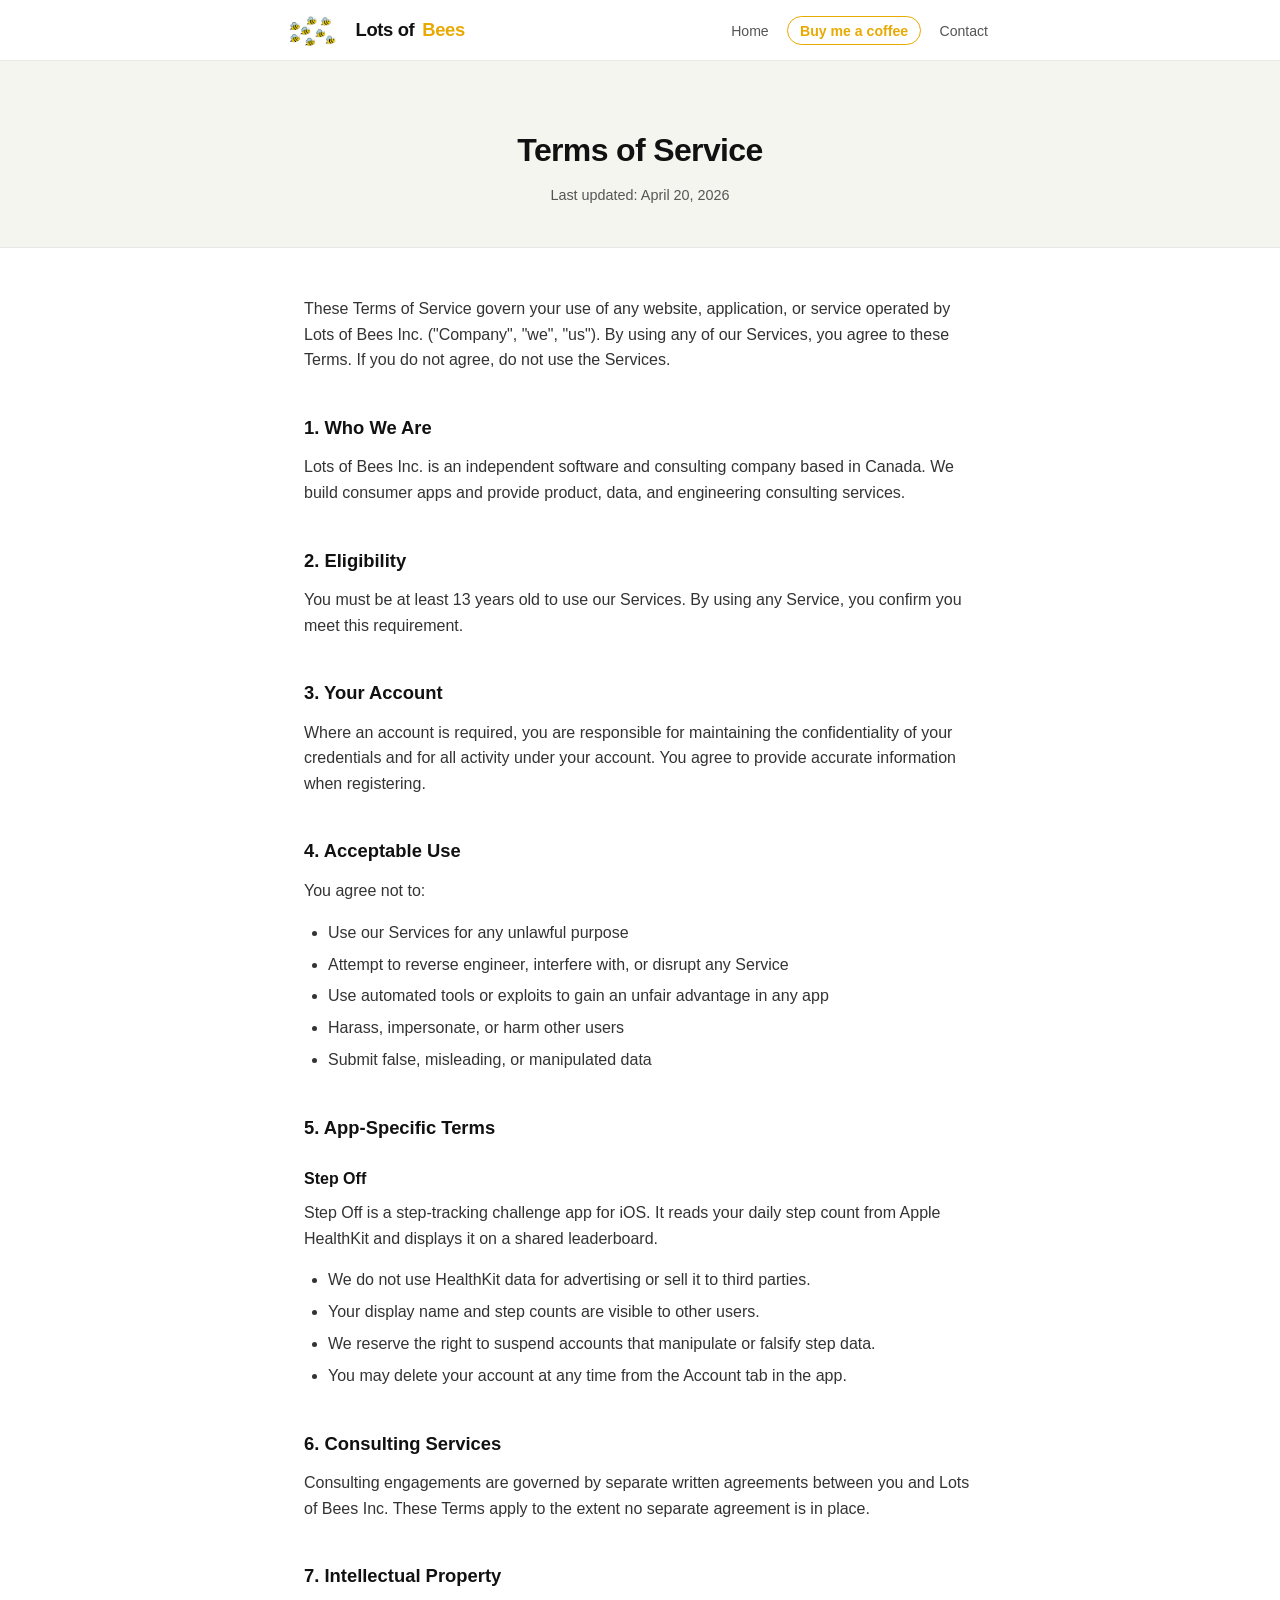
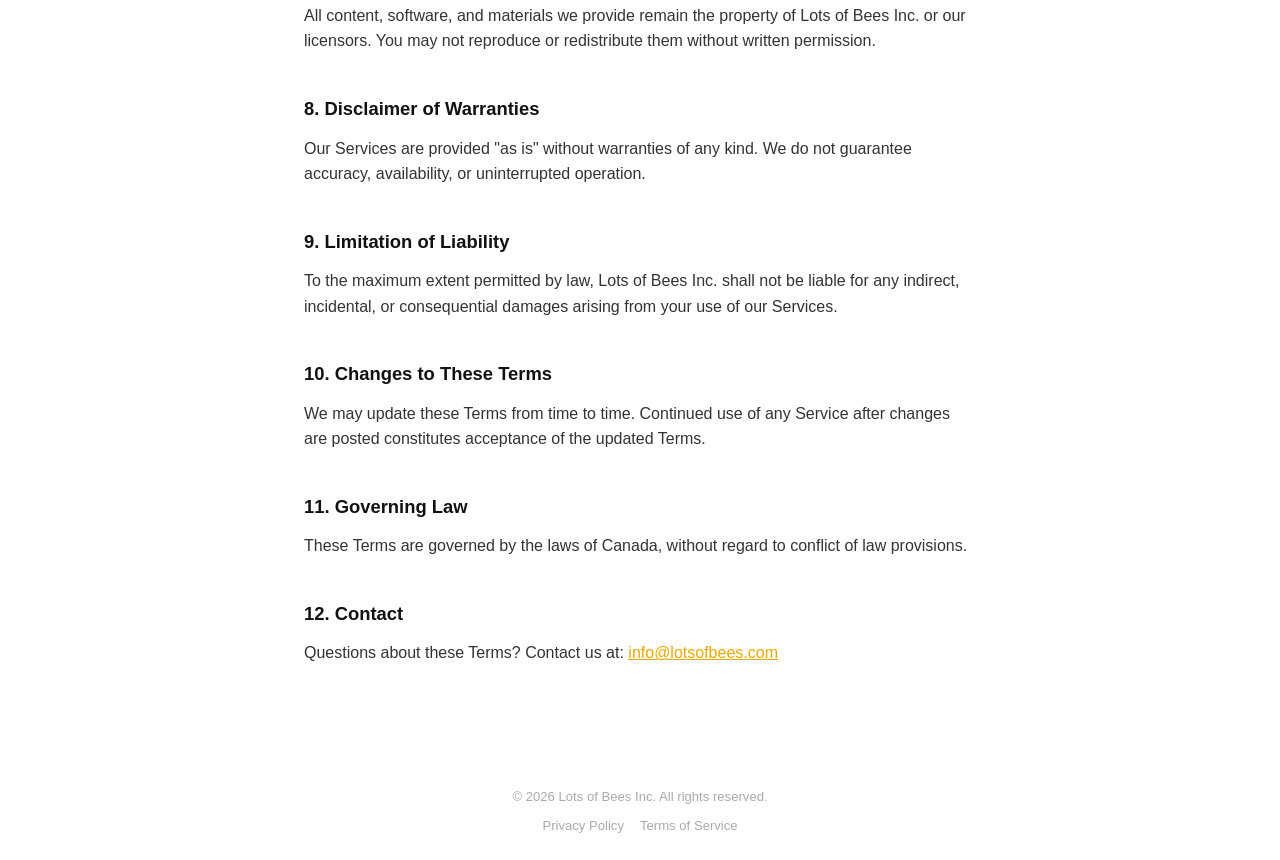
<file: terms.html>
<!DOCTYPE html>
<html lang="en">
<head>
  <meta charset="UTF-8">
  <meta name="viewport" content="width=device-width, initial-scale=1.0">
  <title>Terms of Service — Lots of Bees</title>
  <link rel="stylesheet" href="style.css?v=7">
  <link rel="icon" href="data:image/svg+xml,<svg xmlns='http://www.w3.org/2000/svg' viewBox='0 0 100 100'><text y='.9em' font-size='90'>🐝</text></svg>">
</head>
<body>

<nav>
  <div class="nav-inner">
    <a href="index.html" class="nav-logo"><img src="logo.png" alt="Lots of Bees">Lots of <span>Bees</span></a>
    <ul class="nav-links">
      <li><a href="index.html">Home</a></li>
      <li><a href="support.html" class="nav-cta">Buy me a coffee</a></li>
      <li><a href="mailto:info@lotsofbees.com">Contact</a></li>
    </ul>
  </div>
</nav>

<div class="legal-hero">
  <h1>Terms of Service</h1>
  <p class="meta">Last updated: April 20, 2026</p>
</div>

<div class="legal-body">

  <p>These Terms of Service govern your use of any website, application, or service operated by Lots of Bees Inc. ("Company", "we", "us"). By using any of our Services, you agree to these Terms. If you do not agree, do not use the Services.</p>

  <h2>1. Who We Are</h2>
  <p>Lots of Bees Inc. is an independent software and consulting company based in Canada. We build consumer apps and provide product, data, and engineering consulting services.</p>

  <h2>2. Eligibility</h2>
  <p>You must be at least 13 years old to use our Services. By using any Service, you confirm you meet this requirement.</p>

  <h2>3. Your Account</h2>
  <p>Where an account is required, you are responsible for maintaining the confidentiality of your credentials and for all activity under your account. You agree to provide accurate information when registering.</p>

  <h2>4. Acceptable Use</h2>
  <p>You agree not to:</p>
  <ul>
    <li>Use our Services for any unlawful purpose</li>
    <li>Attempt to reverse engineer, interfere with, or disrupt any Service</li>
    <li>Use automated tools or exploits to gain an unfair advantage in any app</li>
    <li>Harass, impersonate, or harm other users</li>
    <li>Submit false, misleading, or manipulated data</li>
  </ul>

  <h2>5. App-Specific Terms</h2>

  <h3>Step Off</h3>
  <p>Step Off is a step-tracking challenge app for iOS. It reads your daily step count from Apple HealthKit and displays it on a shared leaderboard.</p>
  <ul>
    <li>We do not use HealthKit data for advertising or sell it to third parties.</li>
    <li>Your display name and step counts are visible to other users.</li>
    <li>We reserve the right to suspend accounts that manipulate or falsify step data.</li>
    <li>You may delete your account at any time from the Account tab in the app.</li>
  </ul>

  <h2>6. Consulting Services</h2>
  <p>Consulting engagements are governed by separate written agreements between you and Lots of Bees Inc. These Terms apply to the extent no separate agreement is in place.</p>

  <h2>7. Intellectual Property</h2>
  <p>All content, software, and materials we provide remain the property of Lots of Bees Inc. or our licensors. You may not reproduce or redistribute them without written permission.</p>

  <h2>8. Disclaimer of Warranties</h2>
  <p>Our Services are provided "as is" without warranties of any kind. We do not guarantee accuracy, availability, or uninterrupted operation.</p>

  <h2>9. Limitation of Liability</h2>
  <p>To the maximum extent permitted by law, Lots of Bees Inc. shall not be liable for any indirect, incidental, or consequential damages arising from your use of our Services.</p>

  <h2>10. Changes to These Terms</h2>
  <p>We may update these Terms from time to time. Continued use of any Service after changes are posted constitutes acceptance of the updated Terms.</p>

  <h2>11. Governing Law</h2>
  <p>These Terms are governed by the laws of Canada, without regard to conflict of law provisions.</p>

  <h2>12. Contact</h2>
  <p>Questions about these Terms? Contact us at: <a href="mailto:info@lotsofbees.com">info@lotsofbees.com</a></p>

</div>

<footer>
  <div>© 2026 Lots of Bees Inc. All rights reserved.</div>
  <nav>
    <a href="privacy-policy.html">Privacy Policy</a>
    <a href="terms.html">Terms of Service</a>
  </nav>
</footer>

</body>
</html>
</file>
<file: style.css>
*, *::before, *::after { box-sizing: border-box; margin: 0; padding: 0; }

:root {
  --black: #111;
  --gray: #555;
  --light: #f5f5f0;
  --amber: #e8a900;
  --amber-dark: #c48f00;
  --white: #fff;
  --max: 720px;
}

html { font-size: 16px; scroll-behavior: smooth; }

body {
  font-family: -apple-system, BlinkMacSystemFont, "Segoe UI", Helvetica, Arial, sans-serif;
  color: var(--black);
  background: var(--white);
  line-height: 1.6;
}

/* Nav */
body > nav {
  position: sticky;
  top: 0;
  background: var(--white);
  border-bottom: 1px solid #e8e8e8;
  z-index: 100;
  padding: 0 1.5rem;
}
.nav-inner {
  max-width: var(--max);
  margin: 0 auto;
  display: flex;
  align-items: center;
  justify-content: space-between;
  height: 60px;
}
.nav-logo {
  display: flex;
  align-items: center;
  gap: 0.5rem;
  text-decoration: none;
  font-weight: 800;
  font-size: 1.15rem;
  color: var(--black);
  letter-spacing: -0.02em;
}
.nav-logo img { height: 38px; width: auto; }
.nav-logo span { color: var(--amber); }
.nav-links { display: flex; gap: 0.4rem; list-style: none; align-items: center; }
.nav-links a {
  text-decoration: none;
  color: var(--gray);
  font-size: 0.88rem;
  font-weight: 500;
  padding: 0.35rem 0.75rem;
  border-radius: 999px;
  transition: background 0.15s, color 0.15s;
}
.nav-links a:hover {
  background: var(--light);
  color: var(--black);
}
.nav-links a.nav-cta {
  border: 1.5px solid var(--amber);
  color: var(--amber);
  font-weight: 600;
}
.nav-links a.nav-cta:hover {
  background: var(--amber);
  color: var(--white);
}

/* Hero */
.hero-logo {
  width: 160px;
  height: auto;
  margin: 0 auto 1.5rem;
  display: block;
  mix-blend-mode: multiply;
}
.nav-logo img {
  mix-blend-mode: multiply;
}
.hero {
  padding: 2.5rem 1.5rem 3rem;
  text-align: center;
  background: var(--light);
}
.hero h1 {
  font-size: clamp(1.8rem, 4vw, 2.8rem);
  font-weight: 800;
  letter-spacing: -0.03em;
  line-height: 1.1;
  margin-bottom: 1.25rem;
}
.hero h1 span { color: var(--amber); }
.hero p {
  font-size: 1.15rem;
  color: var(--gray);
  max-width: 480px;
  margin: 0 auto 2rem;
}
.btn {
  display: inline-block;
  background: var(--amber);
  color: var(--white);
  font-weight: 600;
  font-size: 0.95rem;
  padding: 0.75rem 1.75rem;
  border-radius: 6px;
  text-decoration: none;
  transition: background 0.15s;
}
.btn:hover { background: var(--amber-dark); }

/* Sections */
section {
  padding: 4rem 1.5rem;
  max-width: var(--max);
  margin: 0 auto;
}
section h2 {
  font-size: 1.6rem;
  font-weight: 700;
  letter-spacing: -0.02em;
  margin-bottom: 2rem;
}

/* Services grid */
.services-grid {
  display: grid;
  grid-template-columns: repeat(auto-fit, minmax(200px, 1fr));
  gap: 1.25rem;
}
.service-card {
  background: var(--light);
  border-radius: 10px;
  padding: 1.5rem;
}
.service-card .icon {
  font-size: 1.5rem;
  margin-bottom: 0.75rem;
}
.service-card h3 {
  font-size: 1rem;
  font-weight: 700;
  margin-bottom: 0.5rem;
}
.service-card p {
  font-size: 0.88rem;
  color: var(--gray);
  line-height: 1.5;
}

/* Apps section */
.apps-section { background: var(--white); }
.app-card {
  background: var(--light);
  border-radius: 12px;
  padding: 2rem;
}
.app-info {
  display: flex;
  gap: 1.25rem;
  align-items: flex-start;
}
.app-icon { font-size: 2.5rem; line-height: 1; }
.app-info h3 { font-size: 1.2rem; font-weight: 700; margin-bottom: 0.4rem; }
.app-info p { font-size: 0.9rem; color: var(--gray); margin-bottom: 0.75rem; }
.app-badge {
  font-size: 0.85rem;
  font-weight: 600;
  color: var(--amber);
  text-decoration: none;
}
.app-badge:hover { color: var(--amber-dark); }

/* Divider */
.divider { border: none; border-top: 1px solid #e8e8e8; margin: 0; }

/* Contact */
.contact-section {
  text-align: center;
  background: var(--light);
  padding: 4rem 1.5rem;
}
.contact-section p {
  color: var(--gray);
  margin-bottom: 1rem;
}
.contact-section a {
  color: var(--amber);
  text-decoration: none;
  font-weight: 600;
}
.contact-section a:hover { color: var(--amber-dark); }

/* Footer */
footer {
  padding: 1.5rem;
  text-align: center;
  font-size: 0.82rem;
  color: #aaa;
}
footer a { color: #aaa; text-decoration: none; }
footer a:hover { color: var(--black); }
footer nav { margin-top: 0.5rem; display: flex; gap: 1rem; justify-content: center; }

/* Legal pages */
.legal-hero {
  padding: 4rem 1.5rem 2.5rem;
  background: var(--light);
  border-bottom: 1px solid #e8e8e8;
  text-align: center;
}
.legal-hero h1 {
  font-size: 2rem;
  font-weight: 800;
  letter-spacing: -0.02em;
}
.legal-hero .meta {
  color: var(--gray);
  font-size: 0.9rem;
  margin-top: 0.5rem;
}
.legal-body {
  max-width: var(--max);
  margin: 0 auto;
  padding: 3rem 1.5rem 5rem;
}
.legal-body h2 {
  font-size: 1.15rem;
  font-weight: 700;
  margin: 2.5rem 0 0.75rem;
}
.legal-body h3 {
  font-size: 1rem;
  font-weight: 600;
  margin: 1.5rem 0 0.5rem;
}
.legal-body p { margin-bottom: 1rem; color: #333; }
.legal-body ul {
  margin: 0.5rem 0 1rem 1.5rem;
  color: #333;
}
.legal-body li { margin-bottom: 0.4rem; }
.legal-body a { color: var(--amber); }

@media (max-width: 480px) {
  .services-grid { grid-template-columns: 1fr; }
}

/* Tables in legal pages (Step Off privacy policy) */
.legal-body .table-wrap { overflow-x: auto; margin-bottom: 1rem; }
.legal-body table { width: 100%; border-collapse: collapse; font-size: 0.95rem; }
.legal-body th, .legal-body td { text-align: left; vertical-align: top; padding: 0.5rem 0.75rem; border-bottom: 1px solid #e5e5e5; color: #333; }
.legal-body th { font-weight: 600; color: var(--black); }
</file>
